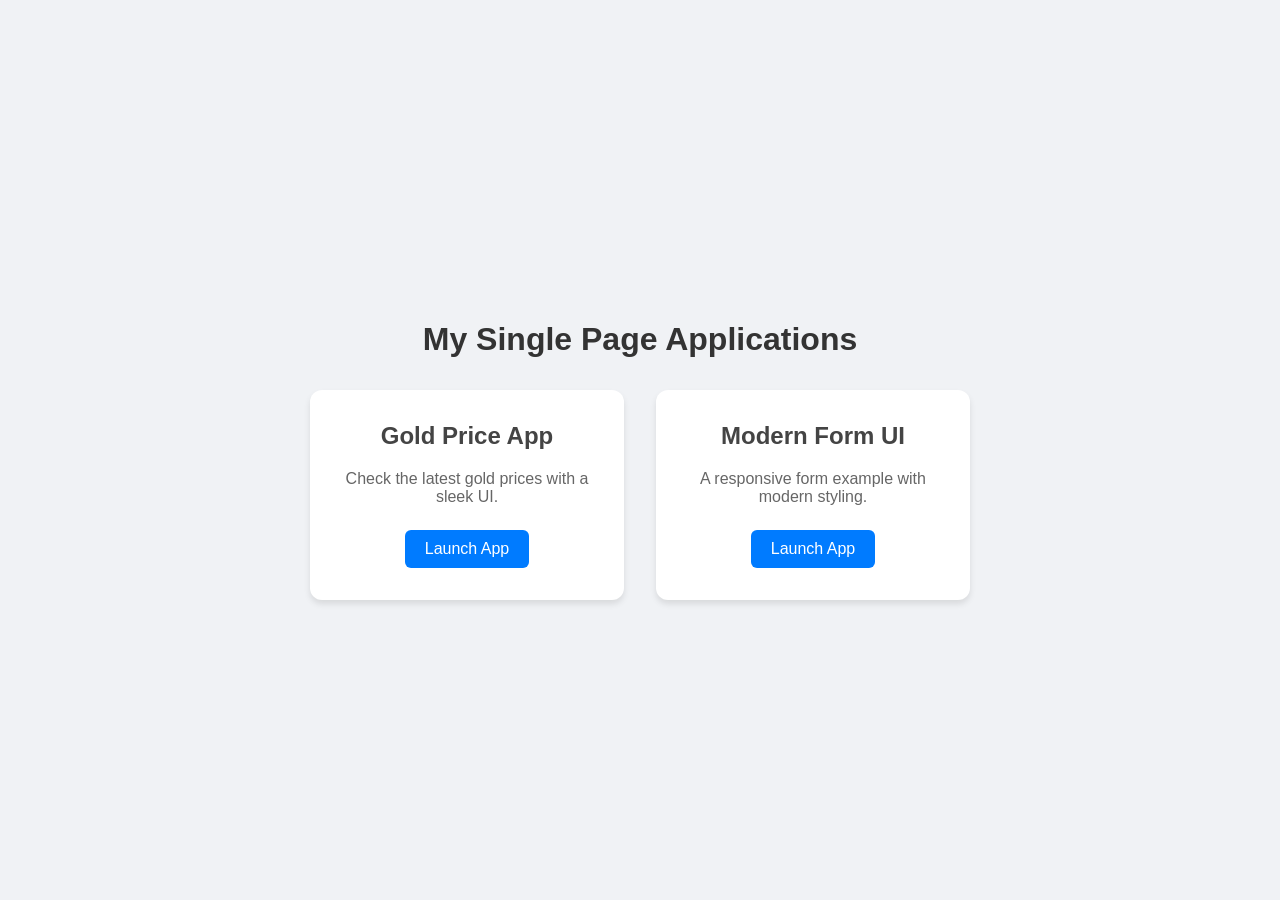
<file: index.html>
<!DOCTYPE html>
<html lang="en">
<head>
    <meta charset="UTF-8">
    <meta name="viewport" content="width=device-width, initial-scale=1.0">
    <title>My Single Page Apps</title>
    <style>
        body {
            font-family: 'Segoe UI', Tahoma, Geneva, Verdana, sans-serif;
            background-color: #f0f2f5;
            display: flex;
            flex-direction: column;
            align-items: center;
            justify-content: center;
            min-height: 100vh;
            margin: 0;
        }
        h1 {
            color: #333;
            margin-bottom: 2rem;
        }
        .container {
            display: flex;
            gap: 2rem;
            flex-wrap: wrap;
            justify-content: center;
        }
        .app-card {
            background: white;
            padding: 2rem;
            border-radius: 12px;
            box-shadow: 0 4px 6px rgba(0,0,0,0.1);
            text-align: center;
            width: 250px;
            transition: transform 0.2s;
        }
        .app-card:hover {
            transform: translateY(-5px);
        }
        .app-card h2 {
            margin-top: 0;
            color: #444;
        }
        .app-card p {
            color: #666;
            margin-bottom: 1.5rem;
        }
        .btn {
            display: inline-block;
            background-color: #007bff;
            color: white;
            padding: 10px 20px;
            text-decoration: none;
            border-radius: 6px;
            font-weight: 500;
        }
        .btn:hover {
            background-color: #0056b3;
        }
    </style>
</head>
<body>
    <h1>My Single Page Applications</h1>
    <div class="container">
        <div class="app-card">
            <h2>Gold Price App</h2>
            <p>Check the latest gold prices with a sleek UI.</p>
            <a href="./gold-price-app/" class="btn">Launch App</a>
        </div>
        <div class="app-card">
            <h2>Modern Form UI</h2>
            <p>A responsive form example with modern styling.</p>
            <a href="./modern-form-ui/" class="btn">Launch App</a>
        </div>
    </div>
</body>
</html>
</file>
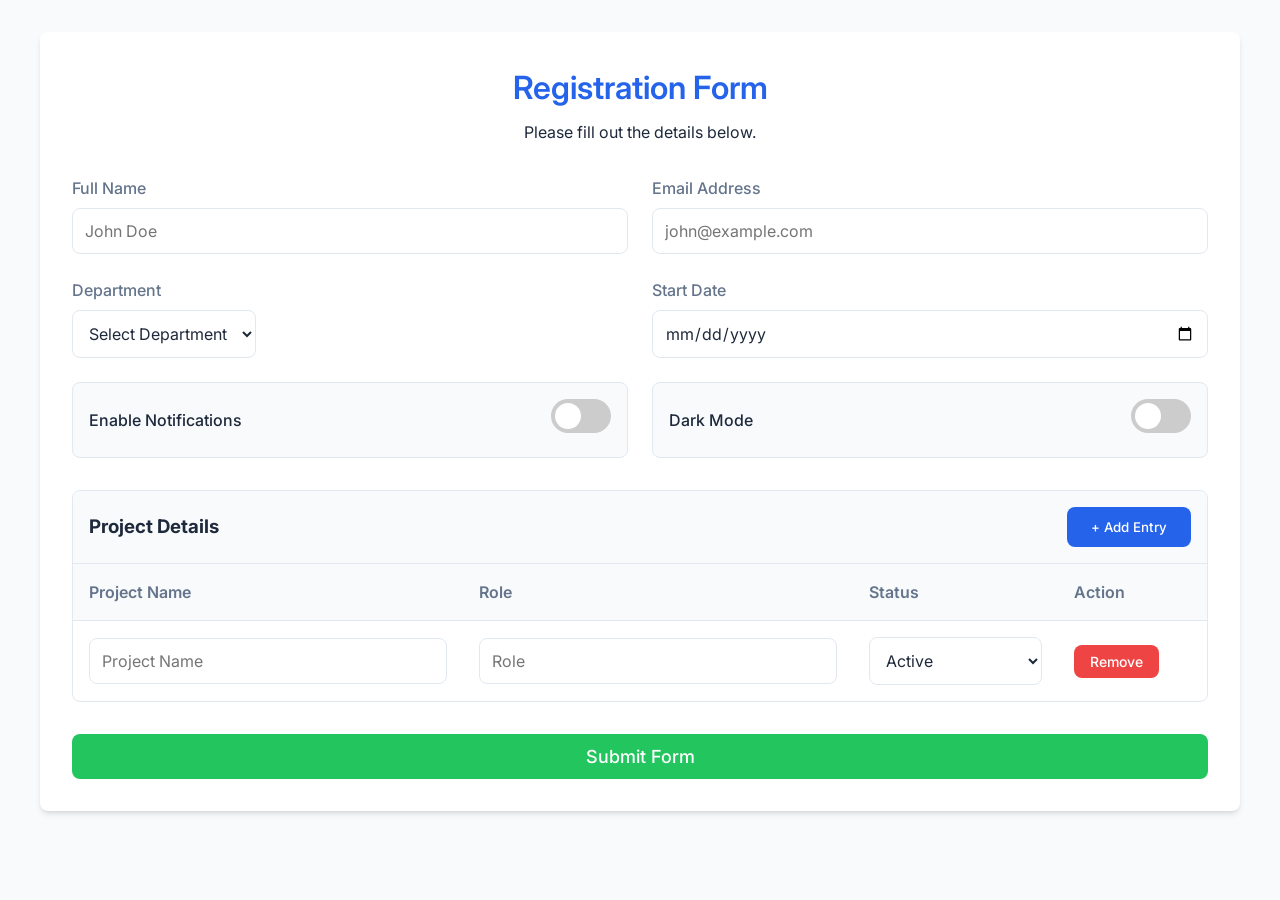
<file: modern-form-ui/index.html>
<!DOCTYPE html>
<html lang="en">
<head>
    <meta charset="UTF-8">
    <meta name="viewport" content="width=device-width, initial-scale=1.0">
    <title>Modern Responsive Form</title>
    <link rel="stylesheet" href="styles.css">
    <link href="https://fonts.googleapis.com/css2?family=Inter:wght@400;500;600&display=swap" rel="stylesheet">
</head>
<body>

    <div class="container">
        <header>
            <h1>Registration Form</h1>
            <p>Please fill out the details below.</p>
        </header>

        <form id="mainForm">
            <!-- Flexbox Row for inputs -->
            <div class="form-row">
                <div class="form-group">
                    <label for="fullName">Full Name</label>
                    <input type="text" id="fullName" name="fullName" placeholder="John Doe" required>
                </div>
                <div class="form-group">
                    <label for="email">Email Address</label>
                    <input type="email" id="email" name="email" placeholder="john@example.com" required>
                </div>
            </div>

            <div class="form-row">
                <div class="form-group">
                    <label for="department">Department</label>
                    <div class="select-wrapper">
                        <select id="department" name="department">
                            <option value="" disabled selected>Select Department</option>
                            <option value="hr">Human Resources</option>
                            <option value="engineering">Engineering</option>
                            <option value="sales">Sales</option>
                            <option value="marketing">Marketing</option>
                        </select>
                    </div>
                </div>
                <div class="form-group">
                    <label for="startDate">Start Date</label>
                    <input type="date" id="startDate" name="startDate">
                </div>
            </div>

            <div class="form-row">
                <div class="form-group toggle-group">
                    <span class="toggle-label">Enable Notifications</span>
                    <label class="switch">
                        <input type="checkbox" id="notifications">
                        <span class="slider round"></span>
                    </label>
                </div>
                  <div class="form-group toggle-group">
                    <span class="toggle-label">Dark Mode</span>
                    <label class="switch">
                        <input type="checkbox" id="darkModeToggle">
                        <span class="slider round"></span>
                    </label>
                </div>
            </div>


            <!-- Dynamic Table Section -->
            <div class="table-section">
                <div class="table-header">
                    <h3>Project Details</h3>
                    <button type="button" id="addRowBtn" class="btn btn-primary">+ Add Entry</button>
                </div>
                <div class="table-container">
                    <table id="projectsTable">
                        <thead>
                            <tr>
                                <th>Project Name</th>
                                <th>Role</th>
                                <th>Status</th>
                                <th>Action</th>
                            </tr>
                        </thead>
                        <tbody>
                            <!-- Rows will be added dynamically here -->
                        </tbody>
                    </table>
                </div>
            </div>

            <div class="form-actions">
                <button type="submit" class="btn btn-submit">Submit Form</button>
            </div>

        </form>
    </div>

    <script src="script.js"></script>
</body>
</html>
</file>
<file: modern-form-ui/styles.css>
:root {
    --primary-color: #2563eb;
    --primary-dark: #1d4ed8;
    --secondary-color: #64748b;
    --background-color: #f8fafc;
    --surface-color: #ffffff;
    --text-color: #1e293b;
    --border-color: #e2e8f0;
    --error-color: #ef4444;
    --success-color: #22c55e;
    --font-family: 'Inter', sans-serif;
    --radius: 8px;
    --shadow: 0 4px 6px -1px rgb(0 0 0 / 0.1), 0 2px 4px -2px rgb(0 0 0 / 0.1);
}

* {
    box-sizing: border-box;
    margin: 0;
    padding: 0;
}

body {
    font-family: var(--font-family);
    background-color: var(--background-color);
    color: var(--text-color);
    line-height: 1.5;
    padding: 2rem;
    transition: background-color 0.3s ease, color 0.3s ease;
}

.container {
    max-width: 1200px; /* Standard container width */
    margin: 0 auto;
    background-color: var(--surface-color);
    padding: 2rem;
    border-radius: var(--radius);
    box-shadow: var(--shadow);
}

header {
    margin-bottom: 2rem;
    text-align: center;
}

h1 {
    font-size: 2rem;
    font-weight: 600;
    color: var(--primary-color);
    margin-bottom: 0.5rem;
}

.form-row {
    display: flex;
    flex-wrap: wrap;
    gap: 1.5rem;
    margin-bottom: 1.5rem;
}

.form-group {
    flex: 1;
    min-width: 250px;
    display: flex;
    flex-direction: column;
}

label {
    font-weight: 500;
    margin-bottom: 0.5rem;
    color: var(--secondary-color);
}

input[type="text"],
input[type="email"],
input[type="date"],
select {
    padding: 0.75rem;
    border: 1px solid var(--border-color);
    border-radius: var(--radius);
    font-family: inherit;
    font-size: 1rem;
    transition: border-color 0.2s;
    background-color: var(--surface-color);
    color: var(--text-color);
}

input:focus,
select:focus {
    outline: none;
    border-color: var(--primary-color);
    box-shadow: 0 0 0 3px rgba(37, 99, 235, 0.1);
}

/* Toggle Switch Styling */
.switch {
    position: relative;
    display: inline-block;
    width: 60px;
    height: 34px;
}

.switch input {
    opacity: 0;
    width: 0;
    height: 0;
}

.slider {
    position: absolute;
    cursor: pointer;
    top: 0;
    left: 0;
    right: 0;
    bottom: 0;
    background-color: #ccc;
    transition: .4s;
}

.slider:before {
    position: absolute;
    content: "";
    height: 26px;
    width: 26px;
    left: 4px;
    bottom: 4px;
    background-color: white;
    transition: .4s;
}

input:checked + .slider {
    background-color: var(--primary-color);
}

input:focus + .slider {
    box-shadow: 0 0 1px var(--primary-color);
}

input:checked + .slider:before {
    transform: translateX(26px);
}

.slider.round {
    border-radius: 34px;
}

.slider.round:before {
    border-radius: 50%;
}

.toggle-group {
    flex-direction: row;
    align-items: center;
    justify-content: space-between;
    background-color: var(--background-color);
    padding: 1rem;
    border-radius: var(--radius);
    border: 1px solid var(--border-color);
}

.toggle-label {
    font-weight: 500;
    margin-right: 1rem;
}

/* Table Styling */
.table-section {
    margin-top: 2rem;
    border: 1px solid var(--border-color);
    border-radius: var(--radius);
    overflow: hidden;
}

.table-header {
    display: flex;
    justify-content: space-between;
    align-items: center;
    padding: 1rem;
    background-color: var(--background-color);
    border-bottom: 1px solid var(--border-color);
}

.table-container {
    overflow-x: auto;
}

table {
    width: 100%;
    border-collapse: collapse;
    min-width: 600px;
}

th, td {
    padding: 1rem;
    text-align: left;
    border-bottom: 1px solid var(--border-color);
}

th {
    background-color: var(--background-color);
    font-weight: 600;
    color: var(--secondary-color);
}

tr:last-child td {
    border-bottom: none;
}

.btn {
    padding: 0.75rem 1.5rem;
    border: none;
    border-radius: var(--radius);
    cursor: pointer;
    font-weight: 500;
    transition: background-color 0.2s;
    font-family: inherit;
}

.btn-primary {
    background-color: var(--primary-color);
    color: white;
}

.btn-primary:hover {
    background-color: var(--primary-dark);
}

.btn-danger {
    background-color: var(--error-color);
    color: white;
    padding: 0.5rem 1rem;
    font-size: 0.875rem;
}

.btn-danger:hover {
    background-color: #dc2626;
}

.btn-submit {
    width: 100%;
    background-color: var(--success-color);
    color: white;
    font-size: 1.125rem;
    margin-top: 2rem;
}

.btn-submit:hover {
    background-color: #16a34a;
}
/* Dark Mode CSS */
body.dark-mode {
    --background-color: #0f172a;
    --surface-color: #1e293b;
    --text-color: #f1f5f9;
    --border-color: #334155;
    --secondary-color: #94a3b8;
}

body.dark-mode input,
body.dark-mode select {
    background-color: #334155;
    color: white;
    border-color: #475569;
}

body.dark-mode .toggle-group,
body.dark-mode .table-header,
body.dark-mode th {
    background-color: #0f172a;
}

/* Responsiveness */
@media (max-width: 768px) {
    body {
        padding: 1rem;
    }
    
    .container {
        padding: 1rem;
    }

    .form-row {
        flex-direction: column;
        gap: 1rem;
    }
    
    .toggle-group {
        width: 100%;
    }

    /* Stack table on very small screens if needed, 
       but currently using overflow-x: auto wrapper */
}

@media (min-width: 769px) and (max-width: 1024px) {
    /* Tablet/Laptop adjustments */
    .container {
        max-width: 90%;
    }
}
</file>
